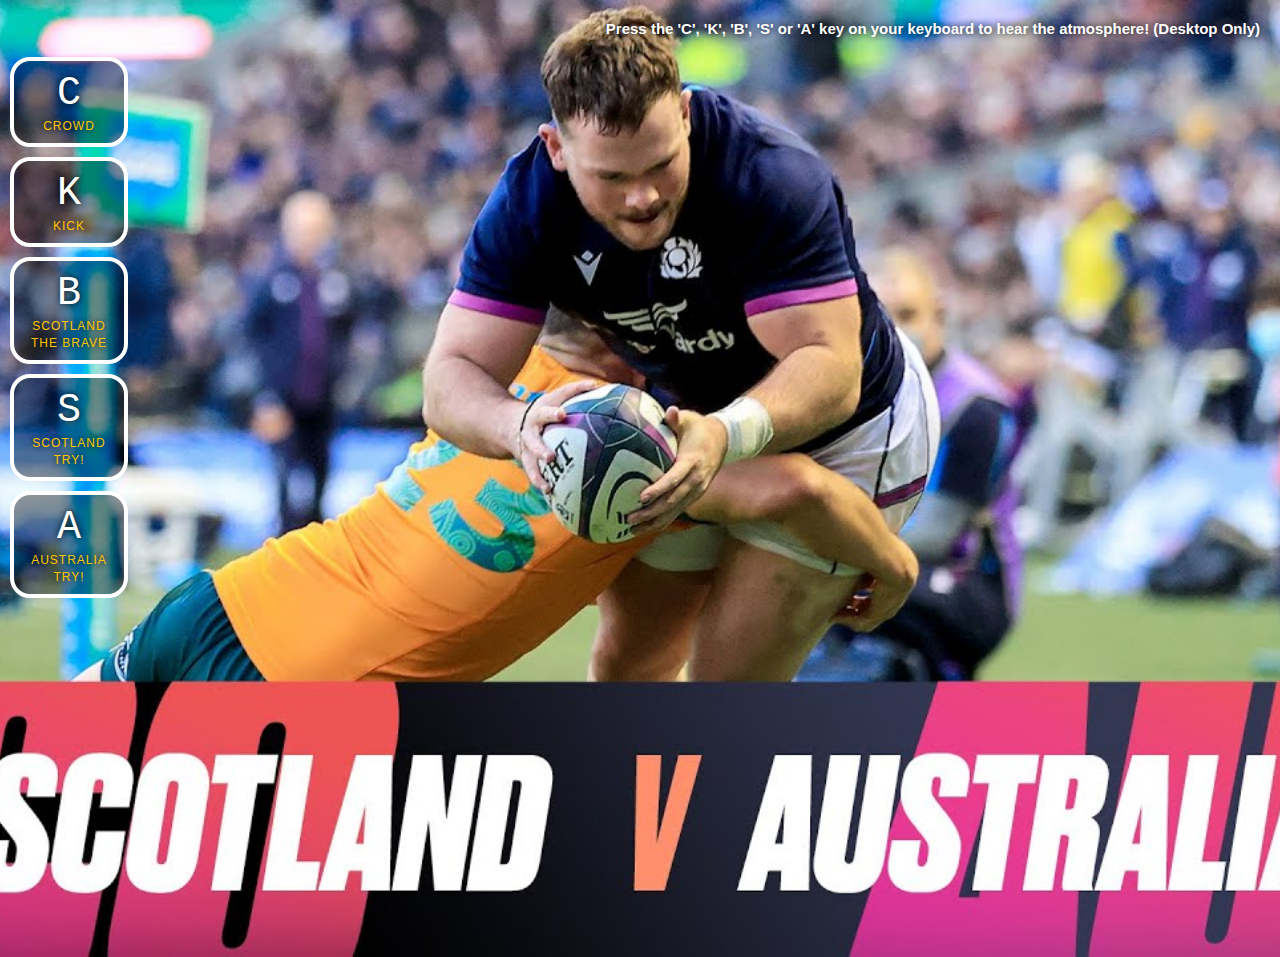
<file: index.html>
<!DOCTYPE html>
<html lang="en">
<head>
  <meta charset="UTF-8">
  <title>Scotland v Australia</title>
  <link rel="stylesheet" href="style.css">
</head>
<body>
<h2>Press the 'C', 'K', 'B', 'S' or 'A' key on your keyboard to hear the atmosphere! (Desktop Only)</h2>

  <div class="keys">
    <div data-key="67" class="key">
      <kbd>C</kbd>
      <span class="sound">crowd</span>
    </div>
    <div data-key="75" class="key">
      <kbd>K</kbd>
      <span class="sound">kick</span>
    </div>
    <!-- <div data-key="87" class="key">
      <kbd>W</kbd>
      <span class="sound">whistle</span>
    </div> -->
    <div data-key="66" class="key">
      <kbd>B</kbd>
      <span class="sound">Scotland the Brave</span>
    </div>
    <div data-key="83" class="key">
      <kbd>S</kbd>
      <span class="sound">Scotland try!</span>
    </div>
    <div data-key="65" class="key">
      <kbd>A</kbd>
      <span class="sound">Australia try!</span>
    </div>
    <!-- <div data-key="74" class="key">
      <kbd>J</kbd>
      <span class="sound">snare</span>
    </div>
    <div data-key="75" class="key">
      <kbd>K</kbd>
      <span class="sound">tom</span>
    </div>
    <div data-key="76" class="key">
      <kbd>L</kbd>
      <span class="sound">tink</span>
    </div> -->
  </div>

  <audio data-key="67" src="sounds/chant.wav"></audio>
  <audio data-key="75" src="sounds/ball.wav"></audio>
  <audio data-key="87" src="sounds/whistle.mp3"></audio>
  <audio data-key="66" src="sounds/Scot_the_Brave.mov"></audio>
  <audio data-key="83" src="sounds/try.wav"></audio>
  <audio data-key="65" src="sounds/small_clap.wav"></audio>
  <!-- <audio data-key="74" src="sounds/snare.wav"></audio>
  <audio data-key="75" src="sounds/tom.wav"></audio>
  <audio data-key="76" src="sounds/tink.wav"></audio> -->

<script>
  function removeTransition(e) {
    if (e.propertyName !== 'transform') return;
    e.target.classList.remove('playing');
  }

  function playSound(e) {
    const audio = document.querySelector(`audio[data-key="${e.keyCode}"]`);
    const key = document.querySelector(`div[data-key="${e.keyCode}"]`);
    if (!audio) return;

    key.classList.add('playing');
    audio.currentTime = 0;
    audio.play();
  }

  const keys = Array.from(document.querySelectorAll('.key'));
  keys.forEach(key => key.addEventListener('transitionend', removeTransition));
  window.addEventListener('keydown', playSound);

</script>


</body>
</html>
</file>
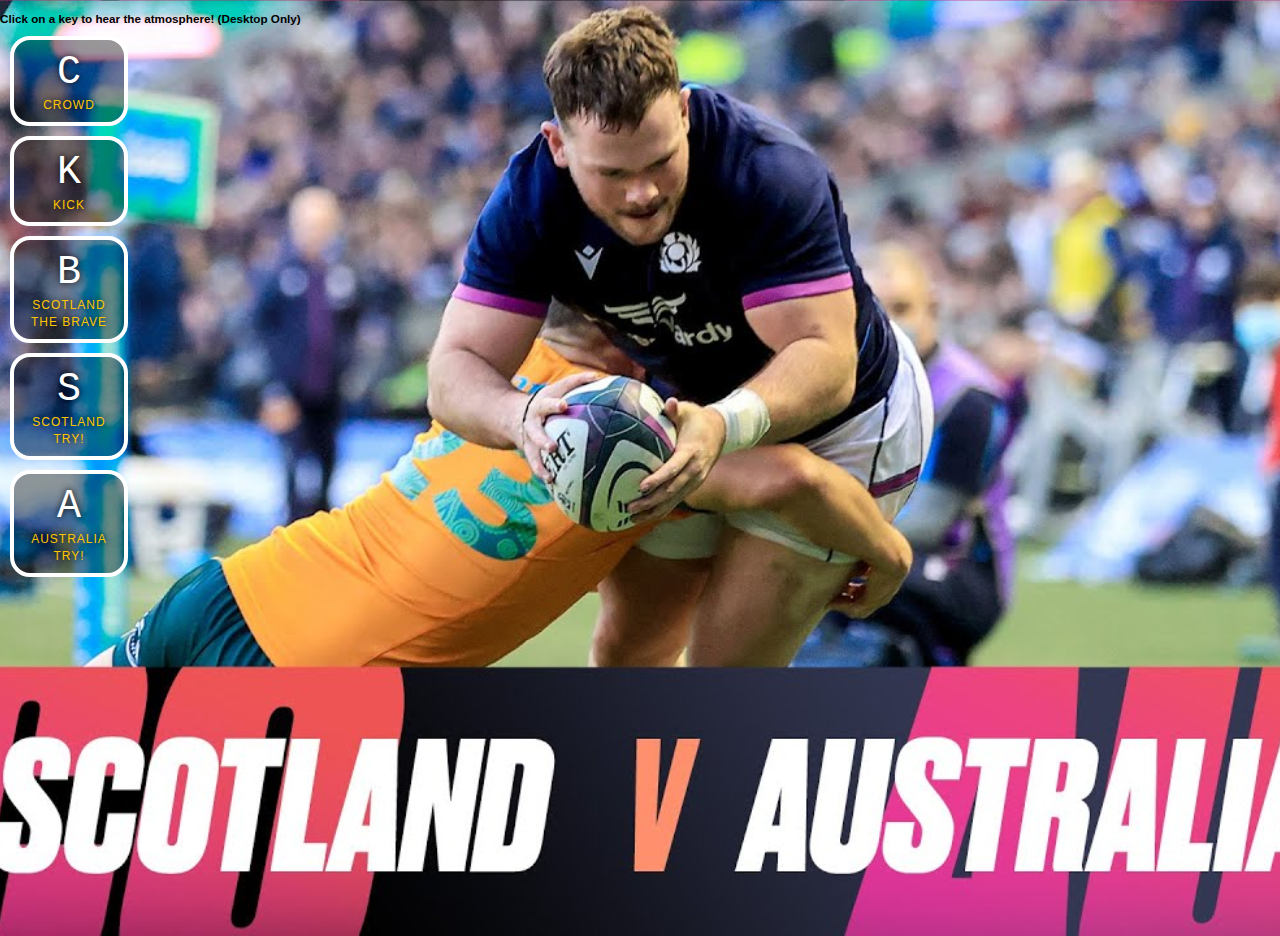
<file: index-FINISHED.html>
<!DOCTYPE html>
<html lang="en">
<head>
  <meta charset="UTF-8">
  <title>Scotland v Australia</title>
  <link rel="stylesheet" href="style.css">
</head>
<body>
<h3>Click on a key to hear the atmosphere! (Desktop Only)</h3>

  <div class="keys">
    <div data-key="67" class="key">
      <kbd>C</kbd>
      <span class="sound">crowd</span>
    </div>
    <div data-key="75" class="key">
      <kbd>K</kbd>
      <span class="sound">kick</span>
    </div>
    <!-- <div data-key="87" class="key">
      <kbd>W</kbd>
      <span class="sound">whistle</span>
    </div> -->
    <div data-key="66" class="key">
      <kbd>B</kbd>
      <span class="sound">Scotland the Brave</span>
    </div>
    <div data-key="83" class="key">
      <kbd>S</kbd>
      <span class="sound">Scotland try!</span>
    </div>
    <div data-key="65" class="key">
      <kbd>A</kbd>
      <span class="sound">Australia try!</span>
    </div>
    <!-- <div data-key="74" class="key">
      <kbd>J</kbd>
      <span class="sound">snare</span>
    </div>
    <div data-key="75" class="key">
      <kbd>K</kbd>
      <span class="sound">tom</span>
    </div>
    <div data-key="76" class="key">
      <kbd>L</kbd>
      <span class="sound">tink</span>
    </div> -->
  </div>

  <audio data-key="67" src="sounds/chant.wav"></audio>
  <audio data-key="75" src="sounds/ball.wav"></audio>
  <audio data-key="87" src="sounds/whistle.mp3"></audio>
  <audio data-key="66" src="sounds/Scot_the_Brave.mov"></audio>
  <audio data-key="83" src="sounds/try.wav"></audio>
  <audio data-key="65" src="sounds/small_clap.wav"></audio>
  <!-- <audio data-key="74" src="sounds/snare.wav"></audio>
  <audio data-key="75" src="sounds/tom.wav"></audio>
  <audio data-key="76" src="sounds/tink.wav"></audio> -->

<script>
  function removeTransition(e) {
    if (e.propertyName !== 'transform') return;
    e.target.classList.remove('playing');
  }

  function playSound(e) {
    const audio = document.querySelector(`audio[data-key="${e.keyCode}"]`);
    const key = document.querySelector(`div[data-key="${e.keyCode}"]`);
    if (!audio) return;

    key.classList.add('playing');
    audio.currentTime = 0;
    audio.play();
  }

  const keys = Array.from(document.querySelectorAll('.key'));
  keys.forEach(key => key.addEventListener('transitionend', removeTransition));
  window.addEventListener('keydown', playSound);

</script>


</body>
</html>
</file>
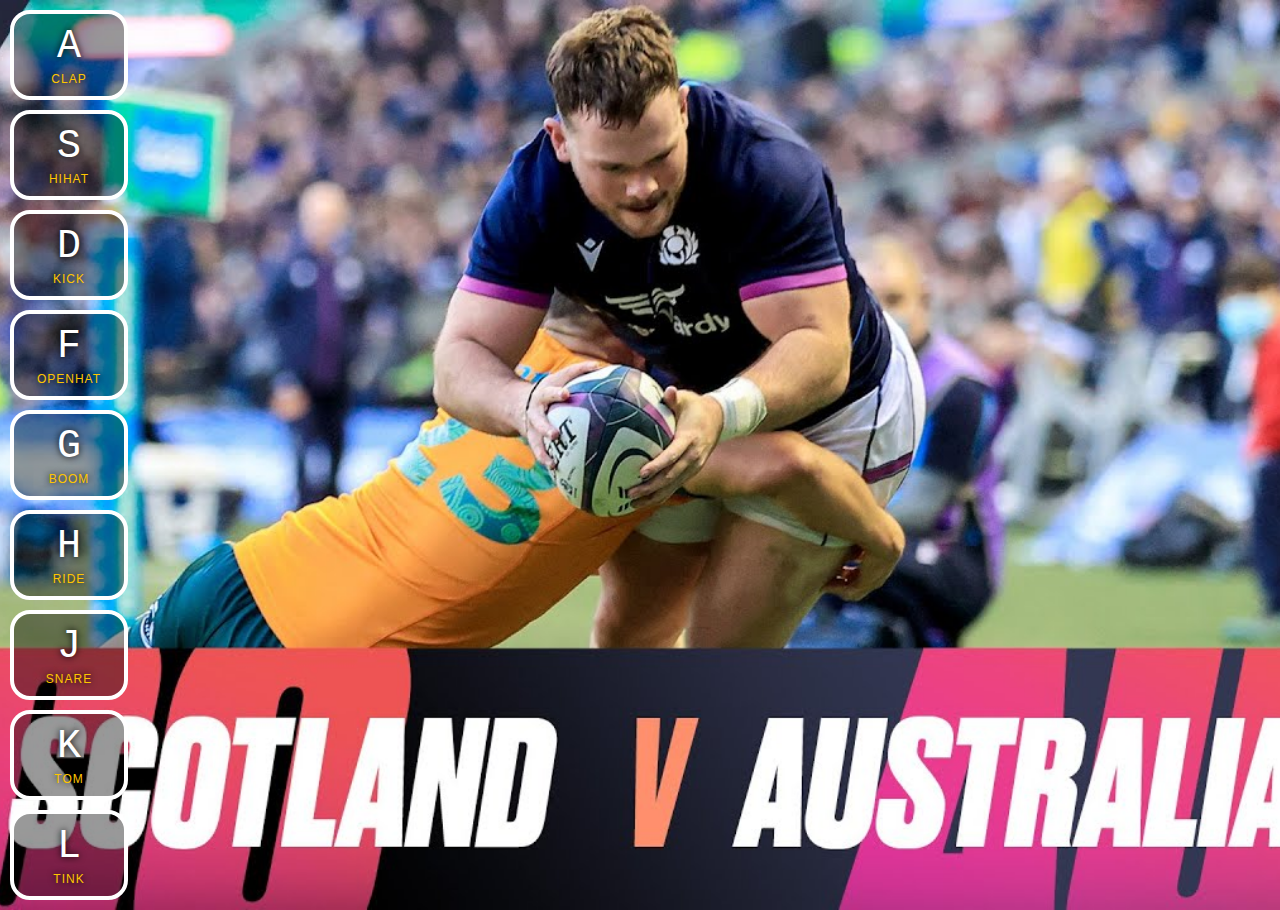
<file: index-START.html>
<!DOCTYPE html>
<html lang="en">
<head>
  <meta charset="UTF-8">
  <title>JS Drum Kit</title>
  <link rel="stylesheet" href="style.css">
</head>
<body>


  <div class="keys">
    <div data-key="65" class="key">
      <kbd>A</kbd>
      <span class="sound">clap</span>
    </div>
    <div data-key="83" class="key">
      <kbd>S</kbd>
      <span class="sound">hihat</span>
    </div>
    <div data-key="68" class="key">
      <kbd>D</kbd>
      <span class="sound">kick</span>
    </div>
    <div data-key="70" class="key">
      <kbd>F</kbd>
      <span class="sound">openhat</span>
    </div>
    <div data-key="71" class="key">
      <kbd>G</kbd>
      <span class="sound">boom</span>
    </div>
    <div data-key="72" class="key">
      <kbd>H</kbd>
      <span class="sound">ride</span>
    </div>
    <div data-key="74" class="key">
      <kbd>J</kbd>
      <span class="sound">snare</span>
    </div>
    <div data-key="75" class="key">
      <kbd>K</kbd>
      <span class="sound">tom</span>
    </div>
    <div data-key="76" class="key">
      <kbd>L</kbd>
      <span class="sound">tink</span>
    </div>
  </div>

  <audio data-key="65" src="sounds/clap.wav"></audio>
  <audio data-key="83" src="sounds/hihat.wav"></audio>
  <audio data-key="68" src="sounds/kick.wav"></audio>
  <audio data-key="70" src="sounds/openhat.wav"></audio>
  <audio data-key="71" src="sounds/boom.wav"></audio>
  <audio data-key="72" src="sounds/ride.wav"></audio>
  <audio data-key="74" src="sounds/snare.wav"></audio>
  <audio data-key="75" src="sounds/tom.wav"></audio>
  <audio data-key="76" src="sounds/tink.wav"></audio>

<script>
 
  function playSound(e) {
    const audio = document.querySelector(`audio[data-key="${e.keyCode}"]`);
    const key = document.querySelector(`.key[data-key="${e.keyCode}"]`);
    if(!audio) return; //stop the fn from running
    audio.currentTime = 0;
    audio.play();
    key.classList.add('playing');
  
  };

  function removeTransition(e) {
    if(e.propertyName !== 'transform') return; //skip if it's not a transform
    this.classList.remove('playing');
  }

  const keys = document.querySelectorAll('.key');
  keys.forEach(key => key.addEventListener('transitionend', removeTransition));
  
  window.addEventListener('keydown', playSound)
  
</script>


</body>
</html>
</file>
<file: style.css>
html {
  font-size: 10px;
  background: url('./ScotvAus.jpeg') bottom center;
  background-size: cover;
}

h2 {
  color: white;
  font-family: sans-serif;
  margin: 20px;
  font-size: 150%;
  text-shadow: 0 0 .7rem black;
  text-align: right;
 
}

body,html {
  margin: 0;
  padding: 0;
  font-family: sans-serif;
}

.keys {
  /* display: flex; */
  /* flex-direction: column; */
  flex: 1;
  min-height: 100vh;
  align-items: center;
  justify-content: center;
}

.key {
  border: .4rem solid white;
  border-radius: 2rem;
  margin: 1rem;
  font-size: 1.5rem;
  padding: 1rem .5rem;
  transition: all .07s ease;
  width: 10rem;
  text-align: center;
  color: white;
  background: rgba(0, 0, 0,0.4);
  text-shadow: 0 0 .7rem black;
}

.playing {
  transform: scale(1.1);
  border-color: #002aff;
  box-shadow: 0 0 1rem #002aff;
}

kbd {
  display: block;
  font-size: 4rem;
}

.sound {
  font-size: 1.2rem;
  text-transform: uppercase;
  letter-spacing: .1rem;
  color: #ffc600;
}
</file>
